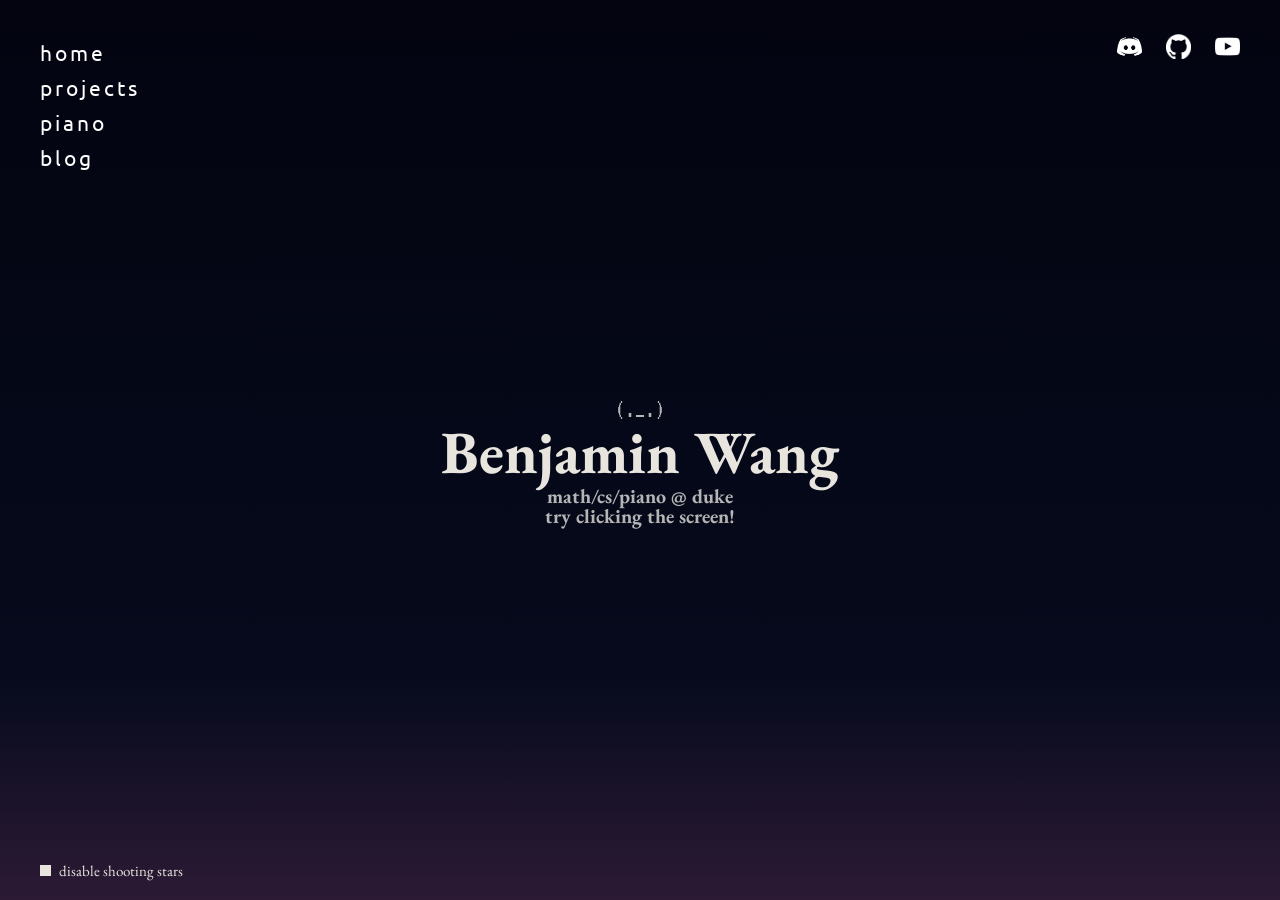
<file: docs/index.html>
<!DOCTYPE html>

<html>
    <head>
        <title>Benjamin Wang</title>
        <link href="styles.css" rel="stylesheet"/>
        <link rel="preconnect" href="https://fonts.googleapis.com">
        <link rel="preconnect" href="https://fonts.gstatic.com" crossorigin>
        <link href="https://fonts.googleapis.com/css2?family=EB+Garamond:ital,wght@0,400..800;1,400..800&family=Ubuntu:wght@300&family=VT323&display=swap" rel="stylesheet">
        <script src="script.js"></script>
    </head>

    <body id="body">
        <div class="meteor-shower" id="meteor-shower"> 
            <div class="star" id="star"></div>
            <div class="star" id="star"></div>
            <div class="star" id="star"></div>
            <div class="star" id="star"></div>
            <div class="star" id="star"></div>
            <div class="star" id="star"></div>
            <div class="star" id="star"></div>
            <div class="star" id="star"></div>
            <div class="star" id="star"></div>
        </div>

        <div class="content">
            <nav class="navbar">
                <ul>
                    <li>
                        <a href="index.html">home</a>
                    </li>
                    <li>
                        <a href="projects.html">projects</a>
                    </li>
                    <li>
                        <a href="piano.html">piano</a>
                    </li>
                    <li>
                        <a href="blog.html">blog</a>
                    </li>
                </ul>
            </nav>

            <nav class="socials">
                <ul>
                    <li class="socials-list">
                        <a href="https://discord.gg/EcqEd8ugRf" target="_blank">
                            <img width="25px" height="25px" src="logos/discord.png">
                        </a>
                    </li>
                    <li class="socials-list">
                        <a href="https://github.com/silk-hyacinth/" target="_blank">
                            <img width="25px" height="25px" src="logos/github.png">
                        </a>
                    </li>
                    <li class="socials-list">
                        <a href="https://www.youtube.com/channel/UCXII4_F8kYB2pgyQzclceDA" target="_blank">
                            <img width="25px" height="25px" src="logos/youtube.png">
                        </a>
                    </li>
                </ul>
            </nav>

            <div class="header">
                <div class="centeralign">
                    <p class="hi">(._.)</p>
                    <h2 class="headern">Benjamin Wang</h2>
                    <h3 class="headerp">
                        math/cs/piano @ duke
                        <br>try clicking the screen!</h3>
                </div>
            </div>

            <button class="stars-toggle" id="stars-toggle" type="button">
                <span class="stars-toggle-box"></span>disable shooting stars
            </button>

        </div>



    </body>
</html>
</file>
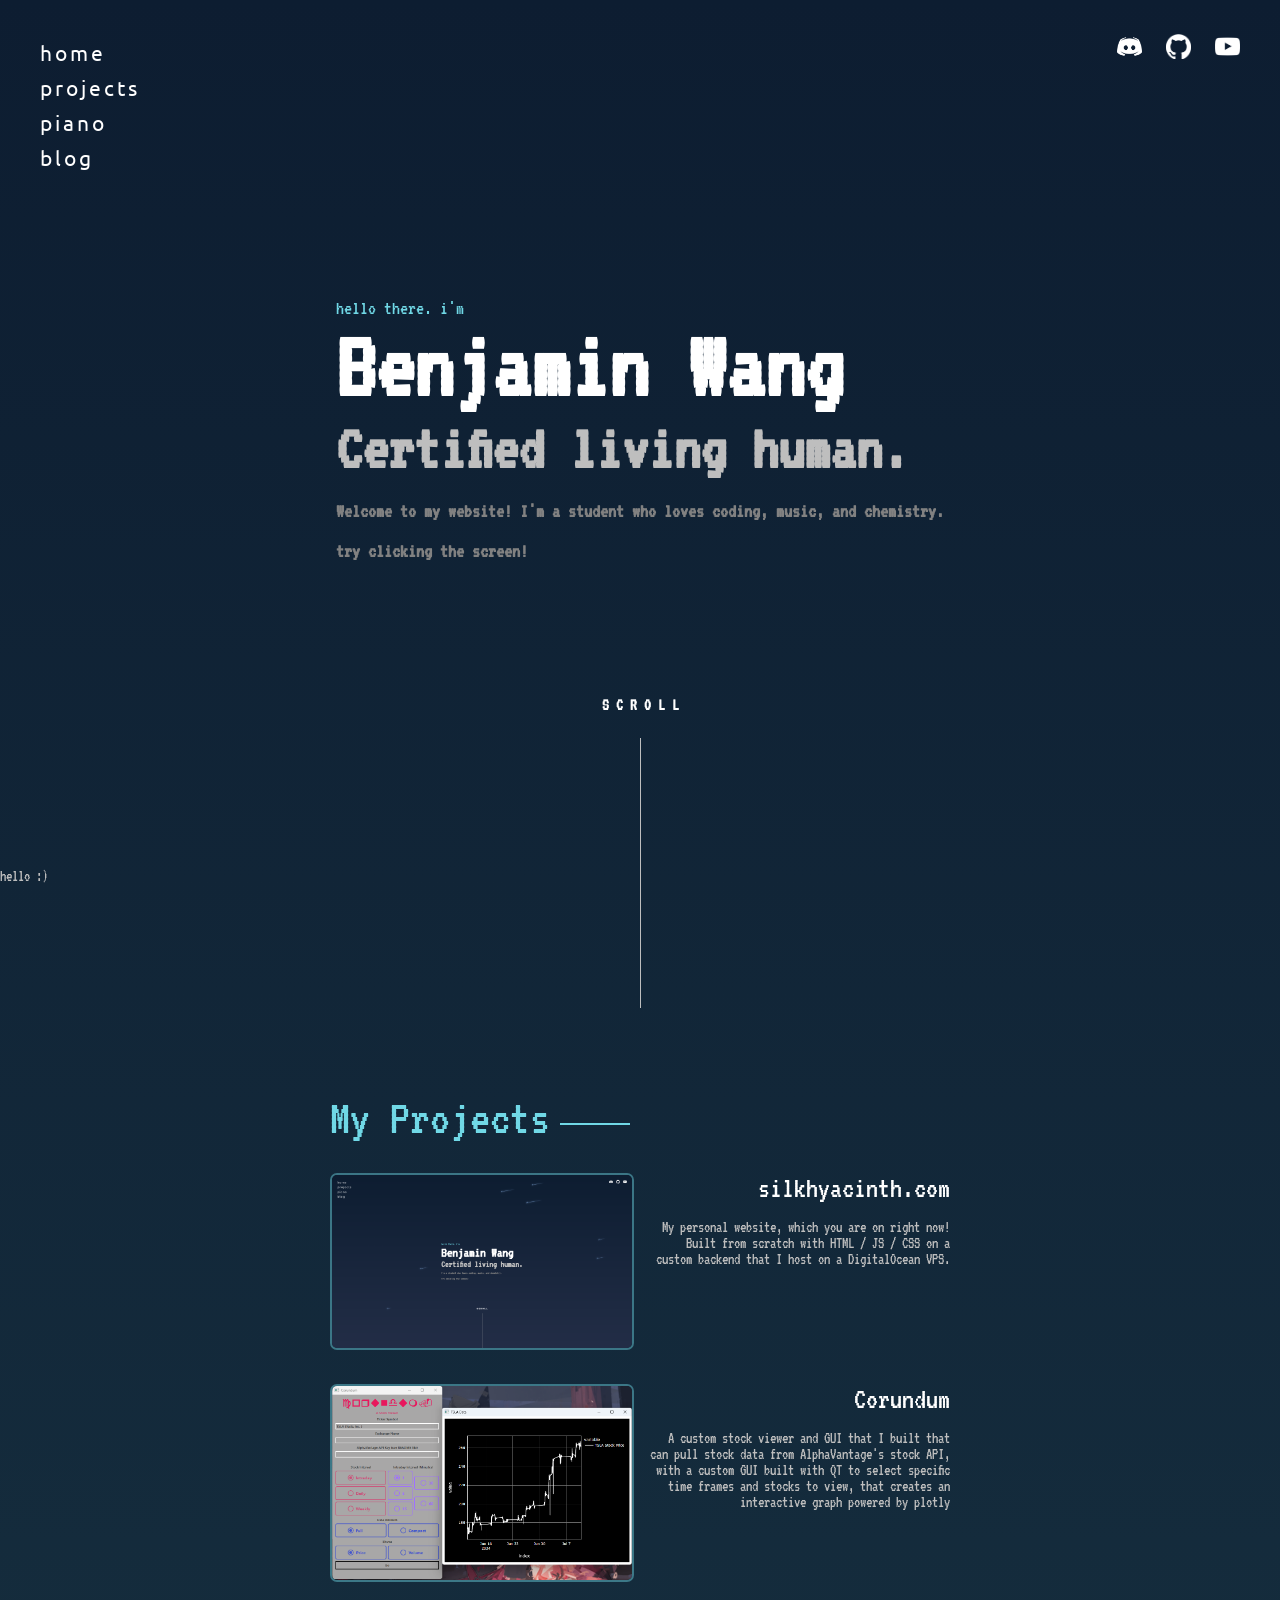
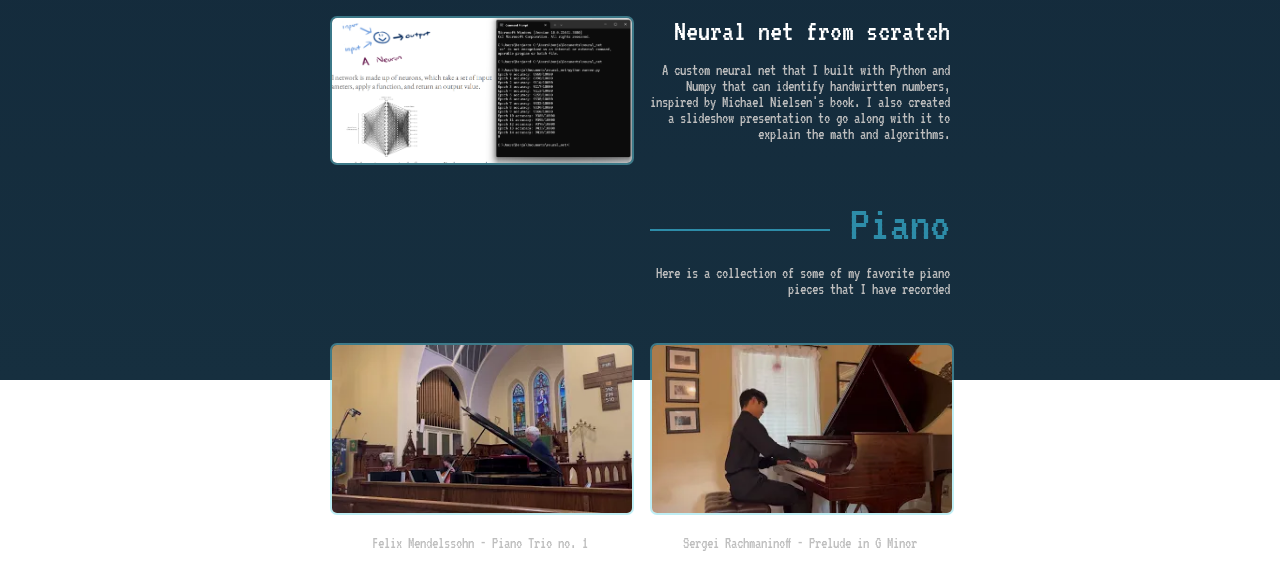
<file: home/index.html>
<!DOCTYPE html>

<html>
    <head>
        <link href="styles.css" rel="stylesheet"/>
        <link rel="preconnect" href="https://fonts.googleapis.com">
        <link rel="preconnect" href="https://fonts.gstatic.com" crossorigin>
        <link href="https://fonts.googleapis.com/css2?family=Ubuntu:wght@300&family=VT323&display=swap" rel="stylesheet">
        <script src="script.js"></script>
    </head>

    <body id="body">
        <div class="meteor-shower" id="meteor-shower"> 
            <div class="star" id="star"></div>
            <div class="star" id="star"></div>
            <div class="star" id="star"></div>
            <div class="star" id="star"></div>
            <div class="star" id="star"></div>
            <div class="star" id="star"></div>
            <div class="star" id="star"></div>
            <div class="star" id="star"></div>
            <div class="star" id="star"></div>
        </div>

        <div class="content">
            <nav class="navbar">
                <ul>
                    <li>
                        <a href="http://www.silkhyacinth.com/home/">home</a>
                    </li>
                    <li>
                        <a href="#projects">projects</a>
                    </li>
                    <li>
                        <a href="#piano">piano</a>
                    </li>
                    <li>
                        <a href="http://www.silkhyacinth.com/blog/">blog</a>
                    </li>
                </ul>
            </nav>

            <nav class="socials">
                <ul>
                    <li class="socials-list">
                        <a href="https://discord.gg/EcqEd8ugRf" target="_blank">
                            <img width="25px" height="25px" src="logos/discord.png">
                        </a>
                    </li>
                    <li class="socials-list">
                        <a href="https://github.com/silk-hyacinth/" target="_blank">
                            <img width="25px" height="25px" src="logos/github.png">
                        </a>
                    </li>
                    <li class="socials-list">
                        <a href="https://www.youtube.com/channel/UCXII4_F8kYB2pgyQzclceDA" target="_blank">
                            <img width="25px" height="25px" src="logos/youtube.png">
                        </a>
                    </li>
                </ul>
            </nav>

            <div class="header">
                <div class="leftalign">
                    <p class="hi">hello there. i'm</p>
                    <h2 class="headern">Benjamin Wang</h> <br>
                    <h3 class="headerh">Certified living human.</h3>
                    <h3 class="headerp">
                        Welcome to my website! I'm a student who loves coding, music, and chemistry.<br><br>try clicking the screen!</h3>
                    <h3 class="scroll">S C R O L L</h3>
                    <div class="line"></div>
                </div>
            </div>

            <div class="projects" id="projects">

                <div class="projectcontainer">
                    <div class="leftalign">
                        <h class="sectionheading">My Projects</h>
                        <div style="height:2px;background-color:#70d8e6;width:70px;float:right;margin-top:30px"></div>
                    </div>
                    <div></div>
                    <div class="gridimage">
                        <a href="http://silkhyacinth.com/">
                            <img src="images/website.png">
                        </a>
                    </div>
                    <div class="gridtextwrapper">
                        <div class="gridtitle">
                            <a href="http://silkhyacinth.com/">silkhyacinth.com</a>
                        </div>
                        <div class="griddescription">
                            <p>My personal website, which you are on right now! Built from scratch with HTML / JS / CSS on a custom backend that I host on a DigitalOcean VPS.</p>
                        </div>

                    </div>

                    <div class="gridimage">
                        <a href="https://github.com/silk-hyacinth/corundum">
                            <img src="images/corundum.png">
                        </a>
                    </div>
                    <div class="gridtextwrapper">
                        <div class="gridtitle">
                            <a href="https://github.com/silk-hyacinth/corundum">Corundum</a>
                        </div>
                        <div class="griddescription">
                            <p>A custom stock viewer and GUI that I built that can pull stock data from AlphaVantage's stock API, with a custom GUI built with QT to select specific time frames and stocks to view, that creates  an interactive graph powered by plotly</p>
                        </div>
                    </div>

                    <div class="gridimage">
                        <a href="https://github.com/silk-hyacinth/neuralnet-python3-customized/tree/main">
                            <img src="images/net.png">
                        </a>
                        
                    </div>
                    <div class="gridtextwrapper">
                        <div class="gridtitle">
                            <a href="https://github.com/silk-hyacinth/neuralnet-python3-customized/tree/main">Neural net from scratch</a>
                        </div>
                        <div class="griddescription">
                            <p>A custom neural net that I built with Python and Numpy that can identify handwirtten numbers, inspired by Michael Nielsen's book. I also created a slideshow presentation to go along with it to explain the math and algorithms.</p>
                        </div>
                    </div>

                    <div></div>
                    <div id="piano" class="rightalign">
                        <h style="color:rgb(45, 140, 168)"class="sectionheading">Piano</h>
                        <div style="height:2px;background-color:rgb(45, 140, 168);width:180px;float:left;margin-top:30px"></div>
                        <p class="griddescription">Here is a collection of some of my favorite piano pieces that I have recorded</p>
                    </div>
                    <div class="gridimage">
                        <a style="color:rgba(45, 139, 168, 0.616)" href="https://youtu.be/cWHGgWZbMdI">
                            <img src="images/mq2.webp">
                        </a>
                        <p class="griddescription">Felix Mendelssohn - Piano Trio no. 1</p>
                    </div>
                    <div class="gridimage">
                        <a style="color:rgba(45, 139, 168, 0.616)" href="https://youtu.be/u1muA1nHxYc">
                            <img src="images/rach.webp">
                        </a>
                        <p class="griddescription">Sergei Rachmaninoff - Prelude in G Minor</p>
                    </div>
                </div>

            </div>


            <div class="footer">
                <p style="position:fixed;bottom:0" class="griddescription">hello :)</p>
            </div>
        </div>



    </body>
</html>
</file>
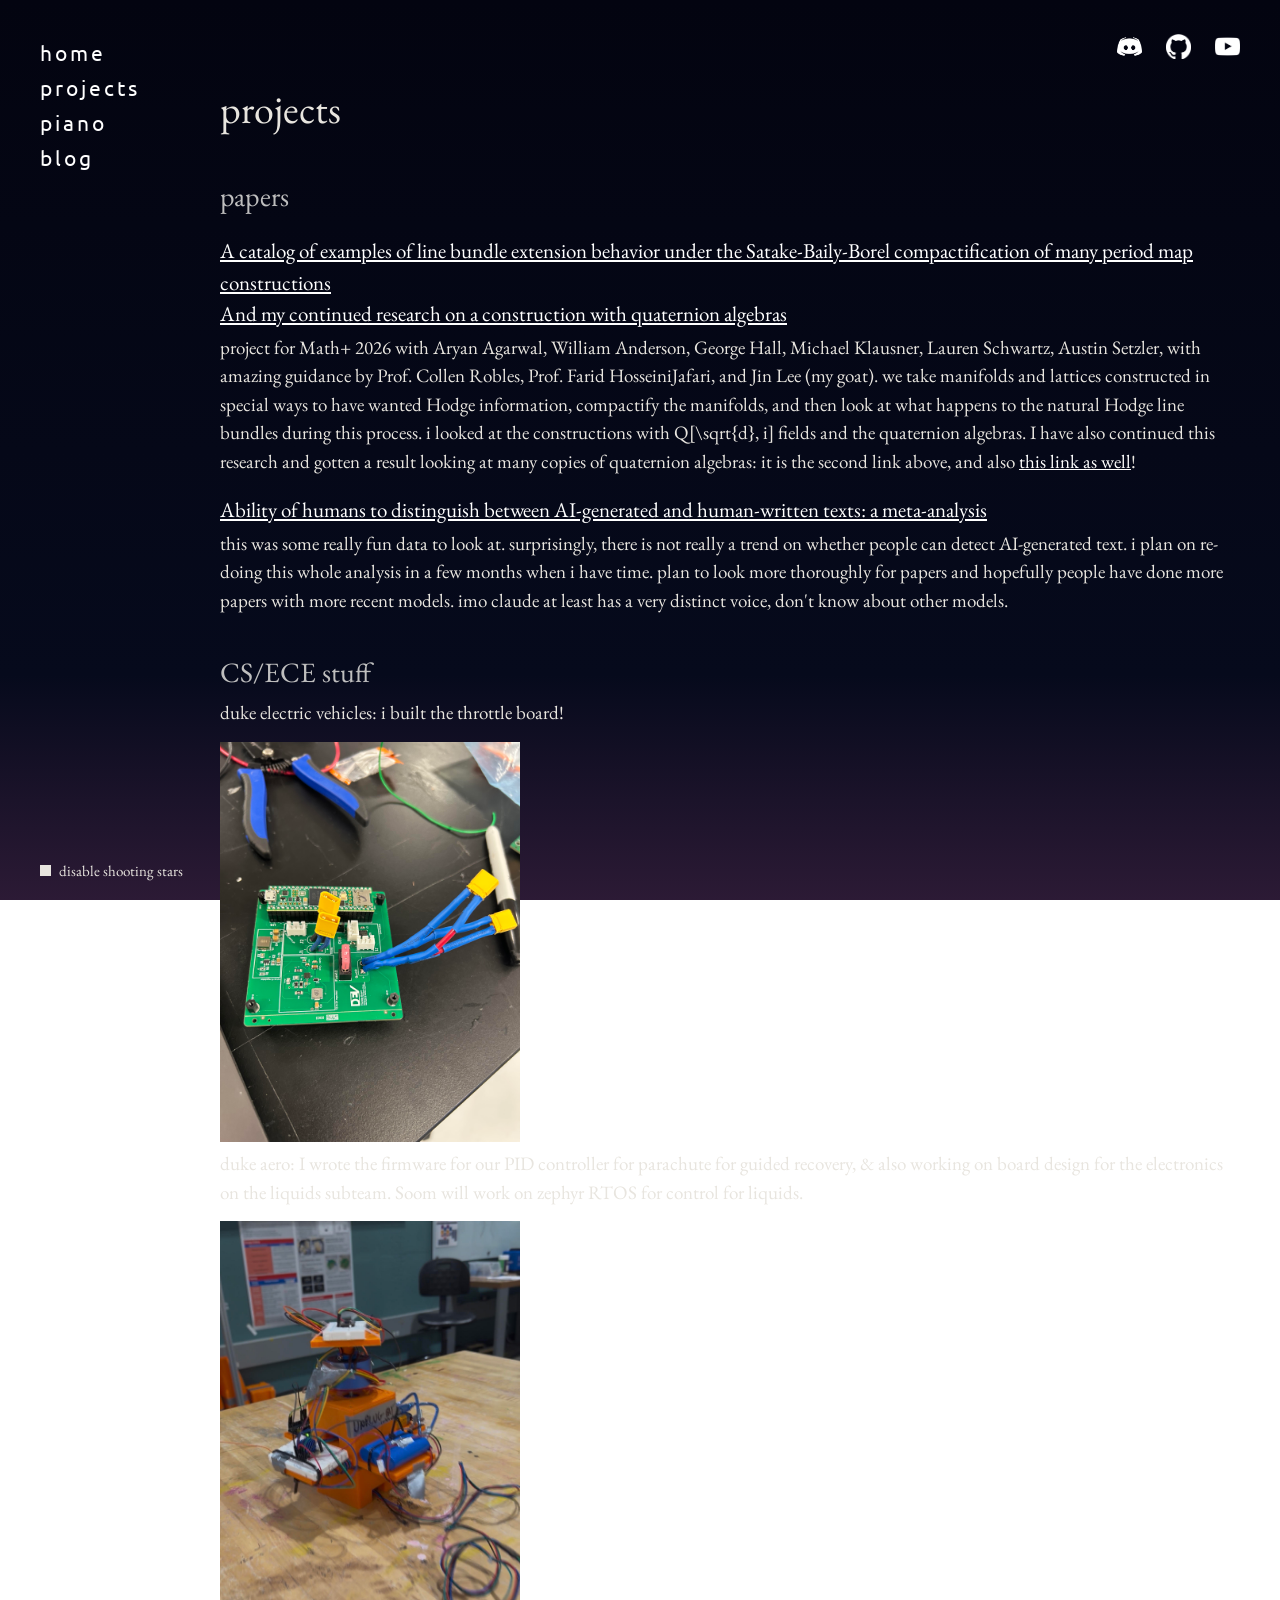
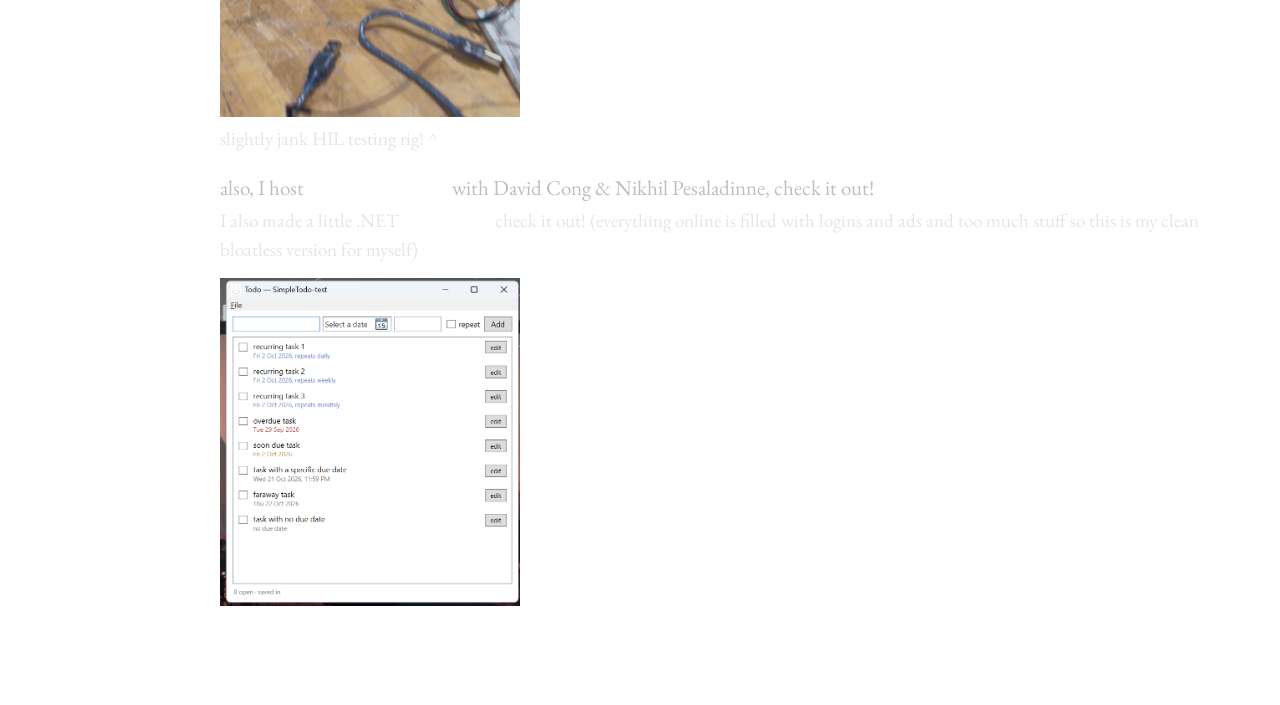
<file: docs/projects.html>
<!DOCTYPE html>

<html>
    <head>
        <title>Benjamin Wang projects</title>
        <link href="styles.css" rel="stylesheet"/>
        <link rel="preconnect" href="https://fonts.googleapis.com">
        <link rel="preconnect" href="https://fonts.gstatic.com" crossorigin>
        <link href="https://fonts.googleapis.com/css2?family=EB+Garamond:ital,wght@0,400..800;1,400..800&family=Ubuntu:wght@300&family=VT323&display=swap" rel="stylesheet">
        <script src="script.js"></script>
    </head>

    <body id="body" class="projects-body">
        <div class="meteor-shower" id="meteor-shower">
            <div class="star"></div>
            <div class="star"></div>
            <div class="star"></div>
            <div class="star"></div>
            <div class="star"></div>
            <div class="star"></div>
            <div class="star"></div>
            <div class="star"></div>
            <div class="star"></div>
        </div>

        <div class="content">
            <nav class="navbar projects-nav">
                <ul>
                    <li>
                        <a href="index.html">home</a>
                    </li>
                    <li>
                        <a href="projects.html">projects</a>
                    </li>
                    <li>
                        <a href="piano.html">piano</a>
                    </li>
                    <li>
                        <a href="blog.html">blog</a>
                    </li>
                </ul>
            </nav>

            <nav class="socials">
                <ul>
                    <li class="socials-list">
                        <a href="https://discord.gg/EcqEd8ugRf" target="_blank">
                            <img width="25px" height="25px" src="logos/discord.png">
                        </a>
                    </li>
                    <li class="socials-list">
                        <a href="https://github.com/silk-hyacinth/" target="_blank">
                            <img width="25px" height="25px" src="logos/github.png">
                        </a>
                    </li>
                    <li class="socials-list">
                        <a href="https://www.youtube.com/channel/UCXII4_F8kYB2pgyQzclceDA" target="_blank">
                            <img width="25px" height="25px" src="logos/youtube.png">
                        </a>
                    </li>
                </ul>
            </nav>

            <main class="projects-page">
                <h1>projects</h1>

                <h2>papers</h2>

                <h3><a href="https://math.duke.edu/sites/math.duke.edu/files/documents/Math%2B2026.Colleen.pdf">A catalog of examples of line bundle extension behavior under the Satake-Baily-Borel compactification of many period map constructions
</a><a href="extra/quaternion_algebras_r23.pdf"><br>And my continued research on a construction with quaternion algebras</a></h3>
                <p>
                    project for Math+ 2026 with Aryan Agarwal, William Anderson, George Hall, Michael Klausner,
Lauren Schwartz, Austin Setzler, with amazing guidance by Prof. Collen Robles, Prof. Farid HosseiniJafari, and Jin Lee (my goat). we take manifolds and lattices constructed in special ways to have wanted Hodge information, compactify the manifolds, and then look at what happens to the natural Hodge line bundles during this process. 
i looked at the constructions with Q[\sqrt{d}, i] fields and the quaternion algebras. I have also continued this research and gotten a result looking at many copies of quaternion algebras: it is the second link above, and also <a href="extra/quaternion_algebras_r23.pdf">this link as well</a>!
                </p>

                <h3><a href="https://docs.google.com/document/d/1apJwf7SL2DNQNxP0JN3Kb2ZKG8WmAg2NOiaSt6m1jQg/edit?usp=sharing">Ability of humans to distinguish between AI-generated and human-written texts: a meta-analysis</a></h3>
                this was some really fun data to look at. surprisingly, there is not really a trend on whether people can detect AI-generated text. i plan on re-doing this whole analysis in a few months when i have time. plan to look more thoroughly for papers and hopefully people have done more papers with more recent models. imo claude at least has a very distinct voice, don't know about other models.
                

                <h2>CS/ECE stuff</h2>
                <p>
                    duke electric vehicles: i built the throttle board! 
                </p>
                <img width="300px" src="images/throttle.jpg">
                <p>
                    duke aero: I wrote the firmware for our PID controller for parachute for guided recovery, & also working on board design for the electronics on the liquids subteam. Soom will work on zephyr RTOS for control for liquids.
                </p>
                <img width="300px" src="images/testingrig.jpg">
                <p>slightly jank HIL testing rig! ^</p>

                <h3>
                    also, I host <a href="https://dukemathmeet.org" >Duke Math Meet</a> with David Cong & Nikhil Pesaladinne, check it out!
                </h3>

                <p>
                    I also made a little .NET <a href="https://github.com/silk-hyacinth/todolist-sparse">todolist app</a> check it out! (everything online is filled with logins and ads and too much stuff so this is my clean bloatless version for myself)
                </p>
                <img width="300px" src="images/todo.png">
            </main>

            <button class="stars-toggle" id="stars-toggle" type="button">
                <span class="stars-toggle-box"></span>disable shooting stars
            </button>

        </div>

    </body>
</html>
</file>
<file: docs/styles.css>
html {
    height:100%;
    margin:0;
}


@media only screen and (max-height: 600px) {
  html {
    height:100%;
  }
}

body {
    margin:0;
    background: linear-gradient(to bottom, #030410 0%, #060a1c 75%, #2c1a35 100%);
    min-height:100;
    background-repeat: no-repeat;

    align-items:center;
}

li {
    list-style-type: none;
    margin-bottom: 8px;
}

a {
    color: #fff;
    text-decoration: none;
}

a:hover {
    color:pink
}

.content {
    align-self: left;
    margin-top:2vh;
    margin-left:0px;
    margin-right:0px;

}

.navbar {
    display:inline;
    float:left;
    position: relative;
    color: #fff;
    font-family: 'Ubuntu', sans-serif;
    font-size:21px;
    letter-spacing:3px;
    width:40%;
}

.socials {
    display:inline;
    float:right;
    position:relative;
    width:40%;
    top:0;
    right:40px;
    text-align:right;
}

.socials-list {
  display: inline;
  margin-left:20px;
}

.header {
    font-size: 40px;
    font-family: "EB Garamond", serif;
    line-height: 1;
    color:#e8e5df;
    position:absolute;
    top: 50vh;
    transform: translateY(-50%);
    width:100%;
    text-align:center;
    margin-left: 10;
}

.leftalign {
  display:inline-block;
  text-align: left;
}

.centeralign {
  display:inline-block;
  text-align: center;
}

.rightalign {
  display:inline-block;
  text-align:right;
}

.hi {
  color:rgb(181, 181, 181);
  font-family: "VT323", monospace;
  font-size:25px;
  margin-bottom: 0px;
}

.headern {
  margin-top:0px;
  margin-bottom:0px;
}

.headerh {
  color:rgb(190, 190, 190);
  font-size:45px;
  margin-top:0px;
  margin-bottom:0px;
}

.headerp {
  color: rgb(181, 181, 181);
  font-size: 20px;
  margin-top: 4px;
  margin-bottom: 0px;
}

.scroll {
  font-size:17px;
  margin-top:15vh;
  text-align:center;
  margin-bottom: 25px;;
}

.line {
  width:1px;
  background-color:rgb(190, 190, 190);
  height:100%;
  height:30vh;
  position:absolute;
  left:50%;
}

.projects{
  position: relative;
  text-align:center;
  width:100%;
  top: 115vh;
}

.sectionheading {
  color:#70d8e6;
  font-family: "VT323", monospace;
  font-size:50px;
}

.projectcontainer {
  padding-top:40px;
  justify-content: center;
  display:grid;
  grid-template-columns: 300px 300px;
  border-radius:10%;
  gap:20px;
  row-gap: 30px;
}

.gridimage img {
  width:300px;
  border-radius:7px;
  border:2px solid;
  border-color:#70d8e671;
}

.gridimage img:hover {
  opacity:.7;
}

.gridtextwrapper {
  text-align:right;
}

.gridtitle {
  font-family: "VT323", monospace;
  font-size:30px;
  
  color:#ffffff;
  text-align:right;

}

.gridtitle a {
  padding:1em;
  margin:-1em;
}

.griddescription {
  color:rgb(190, 190, 190);
  font-family: "VT323", monospace;
}

.piano {
  position:relative;
  text-align:center;
  width:100%;
  top: 100em;
  left: 0vh;
}

.meteor-shower {
    position: fixed;
    justify-content: center;
    top: 0;
    left: 0;
    width: 100%;
    height: 120%;
    transform:rotate(-10deg);
    pointer-events: none;
}

.star, .shooting-star {
    --star-tail-length: 6em;
    --star-tail-height: 2px;
    --star-width: calc(var(--star-tail-length) / 6);
    --fall-duration: 7s;
    --tail-fade-duration: var(--fall-duration);


    position: absolute;
    top: var(--top-offset);
    left: 0;
    width: var(--star-tail-length); /* how long the tail is */
    height: var(--star-tail-height);
    color: var(--star-color);
    
    border-radius: 50%;
    filter: drop-shadow(0 0 6px currentColor);

    animation: fall var(--fall-duration) var(--fall-delay) linear, tail var(--tail-fade-duration) var(--fall-delay) ease-out;

 }

.star {
    background: linear-gradient(45deg, currentColor, transparent);
    transform: translate3d(calc(108vw + 5em), 0, 0);
    --direction: -30em;
    --star-color: rgb(135, 174, 224);
    animation: fall var(--fall-duration) var(--fall-delay) linear infinite, tail var(--tail-fade-duration) var(--fall-delay) ease-out infinite;
}

.shooting-star {
    --fall-duration: 3s;
    --star-tail-length: 12em;
    background: linear-gradient(45deg, transparent, currentColor);
    transform: translate3d(calc(-20vw - 100px), 0, 0);
    --fall-delay: 0s;
    --top-offset: 10em;
    --direction: 110vw;
    --star-color: rgb(223, 192, 134);
    animation: fall var(--fall-duration) var(--fall-delay) linear, tail-shooting var(--fall-duration) linear;
}

.star::before, .star::after, .shooting-star::before, .shooting-star::after {
    position: absolute;
    content: "";
    width: var(--star-width);
    top: 0;
    height:100%;
    background: linear-gradient(45deg, transparent, currentColor, transparent);
    border-radius: inherit;
    animation: blink 2s ease-in-out;
}

.star::before  {
  transform: rotate(35deg);
  left: calc(var(--star-width) / -2);

}
.star::after{
  transform: rotate(-55deg);
  left: calc(var(--star-width) / -2);

  
}
.shooting-star::before {
  transform: rotate(35deg);
  left: calc(var(--star-tail-length) - var(--star-width) / 2);
}

.shooting-star::after {
  transform: rotate(-55deg);
  left: calc(var(--star-tail-length) - var(--star-width) / 2);
}

.star:nth-child(1) {
    --star-tail-length: 6.97em;
    --top-offset: 20.52vh;
    --fall-duration: 8.485s;
    --fall-delay: 5.598s;
  }
  .star:nth-child(2) {
    --star-tail-length: 6.72em;
    --top-offset: 64.82vh;
    --fall-duration: 8.5s;
    --fall-delay: 2.333s;
  }
  .star:nth-child(3) {
    --star-tail-length: 5.95em;
    --top-offset: 12.04vh;
    --fall-duration: 9.804s;
    --fall-delay: 4.624s;
  }
  .star:nth-child(4) {
    --star-tail-length: 6.14em;
    --top-offset: 3.01vh;
    --fall-duration: 6.945s;
    --fall-delay: 8.599s;
  }
  .star:nth-child(5) {
    --star-tail-length: 7.45em;
    --top-offset: 82.56vh;
    --fall-duration: 7.436s;
    --fall-delay: 8.472s;
  }
  .star:nth-child(6) {
    --star-tail-length: 7.06em;
    --top-offset: 47.6vh;
    --fall-duration: 8.838s;
    --fall-delay: 6.888s;
  }
  .star:nth-child(7) {
    --star-tail-length: 7.26em;
    --top-offset: 57.67vh;
    --fall-duration: 5.565s;
    --fall-delay: 7.346s;
  }
  .star:nth-child(8) {
    --star-tail-length: 5.19em;
    --top-offset: 11.33vh;
    --fall-duration: 7.464s;
    --fall-delay: 6.079s;
  }
  .star:nth-child(9) {
    --star-tail-length: 5.97em;
    --top-offset: 46.22vh;
    --fall-duration: 9.935s;
    --fall-delay: 2.293s;
  }
  .star:nth-child(10) {
    --star-tail-length: 7.06em;
    --top-offset: 39.09vh;
    --fall-duration: 5.236s;
    --fall-delay: 9.454s;
  }
  .star:nth-child(11) {
    --star-tail-length: 6.57em;
    --top-offset: 39.22vh;
    --fall-duration: 8.621s;
    --fall-delay: 6.074s;
  }
  .star:nth-child(12) {
    --star-tail-length: 5em;
    --top-offset: 3.09vh;
    --fall-duration: 8.904s;
    --fall-delay: 4.617s;
  }
  .star:nth-child(13) {
    --star-tail-length: 5.08em;
    --top-offset: 73.11vh;
    --fall-duration: 9.757s;
    --fall-delay: 3.2s;
  }
  .star:nth-child(14) {
    --star-tail-length: 5.23em;
    --top-offset: 76.83vh;
    --fall-duration: 9.764s;
    --fall-delay: 2.191s;
  }
  .star:nth-child(15) {
    --star-tail-length: 7.32em;
    --top-offset: 87.48vh;
    --fall-duration: 8.021s;
    --fall-delay: 0.308s;
  }
  .star:nth-child(16) {
    --star-tail-length: 7.23em;
    --top-offset: 1.18vh;
    --fall-duration: 10.355s;
    --fall-delay: 2.351s;
  }
  .star:nth-child(17) {
    --star-tail-length: 7.28em;
    --top-offset: 61.67vh;
    --fall-duration: 8.016s;
    --fall-delay: 3.564s;
  }
  .star:nth-child(18) {
    --star-tail-length: 5.82em;
    --top-offset: 97.39vh;
    --fall-duration: 6.722s;
    --fall-delay: 9.924s;
  }
  .star:nth-child(19) {
    --star-tail-length: 6.82em;
    --top-offset: 19.1vh;
    --fall-duration: 9.173s;
    --fall-delay: 1.57s;
  }
  .star:nth-child(20) {
    --star-tail-length: 6.18em;
    --top-offset: 74.02vh;
    --fall-duration: 8.547s;
    --fall-delay: 5.423s;
  }



@keyframes fall {
    to {
        transform: translate3d(var(--direction), 0, 0);
    }
}

@keyframes blink {
    50% {
        opacity: 0.6
    }
}

@keyframes tail {
    0%, 15% {
        width: calc(var(--star-tail-length) / 3);
        opacity: 0.6;
    }
    30%, 55% {
        width: var(--star-tail-length);
        opacity: 1;
    }
    70%, 80% {
        width: calc(var(--star-tail-length) / 4);
        opacity: 0.6;
    }
    100% {
        width: 0;
        opacity: 0;
    }
}

@keyframes tail-shooting {
  0% {
    opacity: 0;
  }
  90% {
    opacity: 1;
  }
}

::-webkit-scrollbar {
  width: 10px;
}

::-webkit-scrollbar-track {
  background: linear-gradient(to bottom, #030410 0%, #060a1c 75%, #2c1a35 100%);
}

::-webkit-scrollbar-thumb {
  background: rgba(232, 229, 223, 0.16);
}

::-webkit-scrollbar-thumb:hover {
  background: rgba(232, 229, 223, 0.28);
}

/* firefox */
html {
  scrollbar-color: rgba(232, 229, 223, 0.16) #060a1c;
}


/* shooting stars toggle */

.stars-toggle {
  position:fixed;
  left:40px;
  bottom:20px;
  z-index:2;
  display:flex;
  align-items:center;
  padding:0;
  border:none;
  background:none;
  cursor:pointer;
  font-family:"EB Garamond", serif;
  font-size:15px;
  color:#e8e5df;
}

.stars-toggle-box {
  box-sizing:border-box;
  width:11px;
  height:11px;
  margin-right:8px;
  background:#e8e5df;
  border:1px solid #e8e5df;
}

.stars-toggle.off .stars-toggle-box {
  background:none;
}

.stars-off {
  visibility:hidden;
}

.stars-off .star, .stars-off .shooting-star {
  animation-play-state:paused;
}


/* projects page */

.projects-body {
  background-attachment: fixed;
}

.projects-nav {
  float:none;
  position:fixed;
  top:2vh;
  left:0;
  width:auto;
  z-index:1;
}

.projects-page {
  position:relative;
  z-index:1;
  clear:both;
  margin-left:220px;
  margin-right:40px;
  min-height:100vh;
  box-sizing:border-box;
  padding-bottom:10vh;
  font-family:"EB Garamond", serif;
  font-size:19px;
  line-height:1.5;
  color:#e8e5df;
  text-align:left;
}

.projects-page h1 {
  font-size:40px;
  font-weight:normal;
  margin-top:0;
  margin-bottom:24px;
}

.projects-page h2 {
  font-size:28px;
  font-weight:normal;
  margin-top:36px;
  margin-bottom:6px;
  color:rgb(190, 190, 190)
}

.projects-page h3 {
  font-size:21px;
  font-weight:normal;
  color:rgb(190, 190, 190);
  margin-top:18px;
  margin-bottom:4px;
}

.projects-page p {
  margin-top:0;
  margin-bottom:14px;
}

.projects-page ul {
  margin-top:0;
  margin-bottom:14px;
  padding-left:20px;
}

.projects-page li {
  list-style-type:disc;
  margin-bottom:4px;
}

.projects-page a {
  text-decoration:underline;
}
</file>
<file: home/styles.css>
html {
    height:220%;
    margin:0;
}


@media only screen and (max-height: 600px) {
  html {
    height:350%;
  }
}

body {
    margin:0;
    background: linear-gradient(to bottom, #0d1d31 0%,#162f3f 100%);
    min-height:100;
    background-repeat: no-repeat;

    align-items:center;
}

li {
    list-style-type: none;
    margin-bottom: 8px;
}

a {
    color: #fff;
    text-decoration: none;
}

a:hover {
    color:pink
}

.content {
    align-self: left;
    margin-top:2vh;
    margin-left:0px;
    margin-right:0px;

}

.navbar {
    display:inline;
    float:left;
    position: relative;
    color: #fff;
    font-family: 'Ubuntu', sans-serif;
    font-size:21px;
    letter-spacing:3px;
    width:40%;
}

.socials {
    display:inline;
    float:right;
    position:relative;
    width:40%;
    top:0;
    right:40px;
    text-align:right;
}

.socials-list {
  display: inline;
  margin-left:20px;
}

.header {
    font-size: 65px;
    font-family: "VT323", monospace;
    color:#ffffff;
    position:absolute;
    top: calc(50vh - 2.65em);
    width:100%;
    text-align:center;
    margin-left: 10;
}

.leftalign {
  display:inline-block;
  text-align: left;
}

.rightalign {
  display:inline-block;
  text-align:right;
}

.hi {
  color:#70d8e6;
  font-size:20px;
  margin-bottom: 0px;
}

.headern {
  margin-top:0px;
  margin-bottom:0px;
}

.headerh {
  color:rgb(190, 190, 190);
  font-size:65px;
  margin-top:0px;
  margin-bottom:0px;
}

.headerp {
  color: rgb(129, 129, 129);
  font-size: 20px;
}

.scroll {
  font-size:17px;
  margin-top:15vh;
  text-align:center;
  margin-bottom: 25px;;
}

.line {
  width:1px;
  background-color:rgb(190, 190, 190);
  height:100%;
  height:30vh;
  position:absolute;
  left:50%;
}

.projects{
  position: relative;
  text-align:center;
  width:100%;
  top: 115vh;
}

.sectionheading {
  color:#70d8e6;
  font-family: "VT323", monospace;
  font-size:50px;
}

.projectcontainer {
  padding-top:40px;
  justify-content: center;
  display:grid;
  grid-template-columns: 300px 300px;
  border-radius:10%;
  gap:20px;
  row-gap: 30px;
}

.gridimage img {
  width:300px;
  border-radius:7px;
  border:2px solid;
  border-color:#70d8e671;
}

.gridimage img:hover {
  opacity:.7;
}

.gridtextwrapper {
  text-align:right;
}

.gridtitle {
  font-family: "VT323", monospace;
  font-size:30px;
  
  color:#ffffff;
  text-align:right;

}

.gridtitle a {
  padding:1em;
  margin:-1em;
}

.griddescription {
  color:rgb(190, 190, 190);
  font-family: "VT323", monospace;
}

.piano {
  position:relative;
  text-align:center;
  width:100%;
  top: 100em;
  left: 0vh;
}

.meteor-shower {
    position: fixed;
    justify-content: center;
    top: 0;
    left: 0;
    width: 100%;
    height: 120%;
    transform:rotate(-10deg);
    pointer-events: none;
}

.star, .shooting-star {
    --star-tail-length: 6em;
    --star-tail-height: 2px;
    --star-width: calc(var(--star-tail-length) / 6);
    --fall-duration: 7s;
    --tail-fade-duration: var(--fall-duration);


    position: absolute;
    top: var(--top-offset);
    left: 0;
    width: var(--star-tail-length); /* how long the tail is */
    height: var(--star-tail-height);
    color: var(--star-color);
    
    border-radius: 50%;
    filter: drop-shadow(0 0 6px currentColor);

    animation: fall var(--fall-duration) var(--fall-delay) linear, tail var(--tail-fade-duration) var(--fall-delay) ease-out;

 }

.star {
    background: linear-gradient(45deg, currentColor, transparent);
    transform: translate3d(calc(108vw + 5em), 0, 0);
    --direction: -30em;
    --star-color: rgb(135, 174, 224);
}

.shooting-star {
    --fall-duration: 3s;
    --star-tail-length: 12em;
    background: linear-gradient(45deg, transparent, currentColor);
    transform: translate3d(calc(-20vw - 100px), 0, 0);
    --fall-delay: 0s;
    --top-offset: 10em;
    --direction: 110vw;
    --star-color: rgb(223, 192, 134);
    animation: fall var(--fall-duration) var(--fall-delay) linear, tail-shooting var(--fall-duration) linear;
}

.star::before, .star::after, .shooting-star::before, .shooting-star::after {
    position: absolute;
    content: "";
    width: var(--star-width);
    top: 0;
    height:100%;
    background: linear-gradient(45deg, transparent, currentColor, transparent);
    border-radius: inherit;
    animation: blink 2s ease-in-out;
}

.star::before  {
  transform: rotate(35deg);
  left: calc(var(--star-width) / -2);

}
.star::after{
  transform: rotate(-55deg);
  left: calc(var(--star-width) / -2);

  
}
.shooting-star::before {
  transform: rotate(35deg);
  left: calc(var(--star-tail-length) - var(--star-width) / 2);
}

.shooting-star::after {
  transform: rotate(-55deg);
  left: calc(var(--star-tail-length) - var(--star-width) / 2);
}

.star:nth-child(1) {
    --star-tail-length: 6.97em;
    --top-offset: 20.52vh;
    --fall-duration: 8.485s;
    --fall-delay: 5.598s;
  }
  .star:nth-child(2) {
    --star-tail-length: 6.72em;
    --top-offset: 64.82vh;
    --fall-duration: 8.5s;
    --fall-delay: 2.333s;
  }
  .star:nth-child(3) {
    --star-tail-length: 5.95em;
    --top-offset: 12.04vh;
    --fall-duration: 9.804s;
    --fall-delay: 4.624s;
  }
  .star:nth-child(4) {
    --star-tail-length: 6.14em;
    --top-offset: 3.01vh;
    --fall-duration: 6.945s;
    --fall-delay: 8.599s;
  }
  .star:nth-child(5) {
    --star-tail-length: 7.45em;
    --top-offset: 82.56vh;
    --fall-duration: 7.436s;
    --fall-delay: 8.472s;
  }
  .star:nth-child(6) {
    --star-tail-length: 7.06em;
    --top-offset: 47.6vh;
    --fall-duration: 8.838s;
    --fall-delay: 6.888s;
  }
  .star:nth-child(7) {
    --star-tail-length: 7.26em;
    --top-offset: 57.67vh;
    --fall-duration: 5.565s;
    --fall-delay: 7.346s;
  }
  .star:nth-child(8) {
    --star-tail-length: 5.19em;
    --top-offset: 11.33vh;
    --fall-duration: 7.464s;
    --fall-delay: 6.079s;
  }
  .star:nth-child(9) {
    --star-tail-length: 5.97em;
    --top-offset: 46.22vh;
    --fall-duration: 9.935s;
    --fall-delay: 2.293s;
  }
  .star:nth-child(10) {
    --star-tail-length: 7.06em;
    --top-offset: 39.09vh;
    --fall-duration: 5.236s;
    --fall-delay: 9.454s;
  }
  .star:nth-child(11) {
    --star-tail-length: 6.57em;
    --top-offset: 39.22vh;
    --fall-duration: 8.621s;
    --fall-delay: 6.074s;
  }
  .star:nth-child(12) {
    --star-tail-length: 5em;
    --top-offset: 3.09vh;
    --fall-duration: 8.904s;
    --fall-delay: 4.617s;
  }
  .star:nth-child(13) {
    --star-tail-length: 5.08em;
    --top-offset: 73.11vh;
    --fall-duration: 9.757s;
    --fall-delay: 3.2s;
  }
  .star:nth-child(14) {
    --star-tail-length: 5.23em;
    --top-offset: 76.83vh;
    --fall-duration: 9.764s;
    --fall-delay: 2.191s;
  }
  .star:nth-child(15) {
    --star-tail-length: 7.32em;
    --top-offset: 87.48vh;
    --fall-duration: 8.021s;
    --fall-delay: 0.308s;
  }
  .star:nth-child(16) {
    --star-tail-length: 7.23em;
    --top-offset: 1.18vh;
    --fall-duration: 10.355s;
    --fall-delay: 2.351s;
  }
  .star:nth-child(17) {
    --star-tail-length: 7.28em;
    --top-offset: 61.67vh;
    --fall-duration: 8.016s;
    --fall-delay: 3.564s;
  }
  .star:nth-child(18) {
    --star-tail-length: 5.82em;
    --top-offset: 97.39vh;
    --fall-duration: 6.722s;
    --fall-delay: 9.924s;
  }
  .star:nth-child(19) {
    --star-tail-length: 6.82em;
    --top-offset: 19.1vh;
    --fall-duration: 9.173s;
    --fall-delay: 1.57s;
  }
  .star:nth-child(20) {
    --star-tail-length: 6.18em;
    --top-offset: 74.02vh;
    --fall-duration: 8.547s;
    --fall-delay: 5.423s;
  }



@keyframes fall {
    to {
        transform: translate3d(var(--direction), 0, 0);
    }
}

@keyframes blink {
    50% {
        opacity: 0.6
    }
}

@keyframes tail {
    0%, 15% {
        width: calc(var(--star-tail-length) / 3);
        opacity: 0.6;
    }
    30%, 55% {
        width: var(--star-tail-length);
        opacity: 1;
    }
    70%, 80% {
        width: calc(var(--star-tail-length) / 4);
        opacity: 0.6;
    }
    100% {
        width: 0;
        opacity: 0;
    }
}

@keyframes tail-shooting {
  0% {
    opacity: 0;
  }
  90% {
    opacity: 1;
  }
}

::-webkit-scrollbar {
  width: 10px;
}

::-webkit-scrollbar-track {
  background: linear-gradient(to bottom, #0d1d31 0%,#515175 100%);
}

::-webkit-scrollbar-thumb {
  background: #6b6197;
}

::-webkit-scrollbar-thumb:hover {
  background: #4c3c57;
}
</file>
